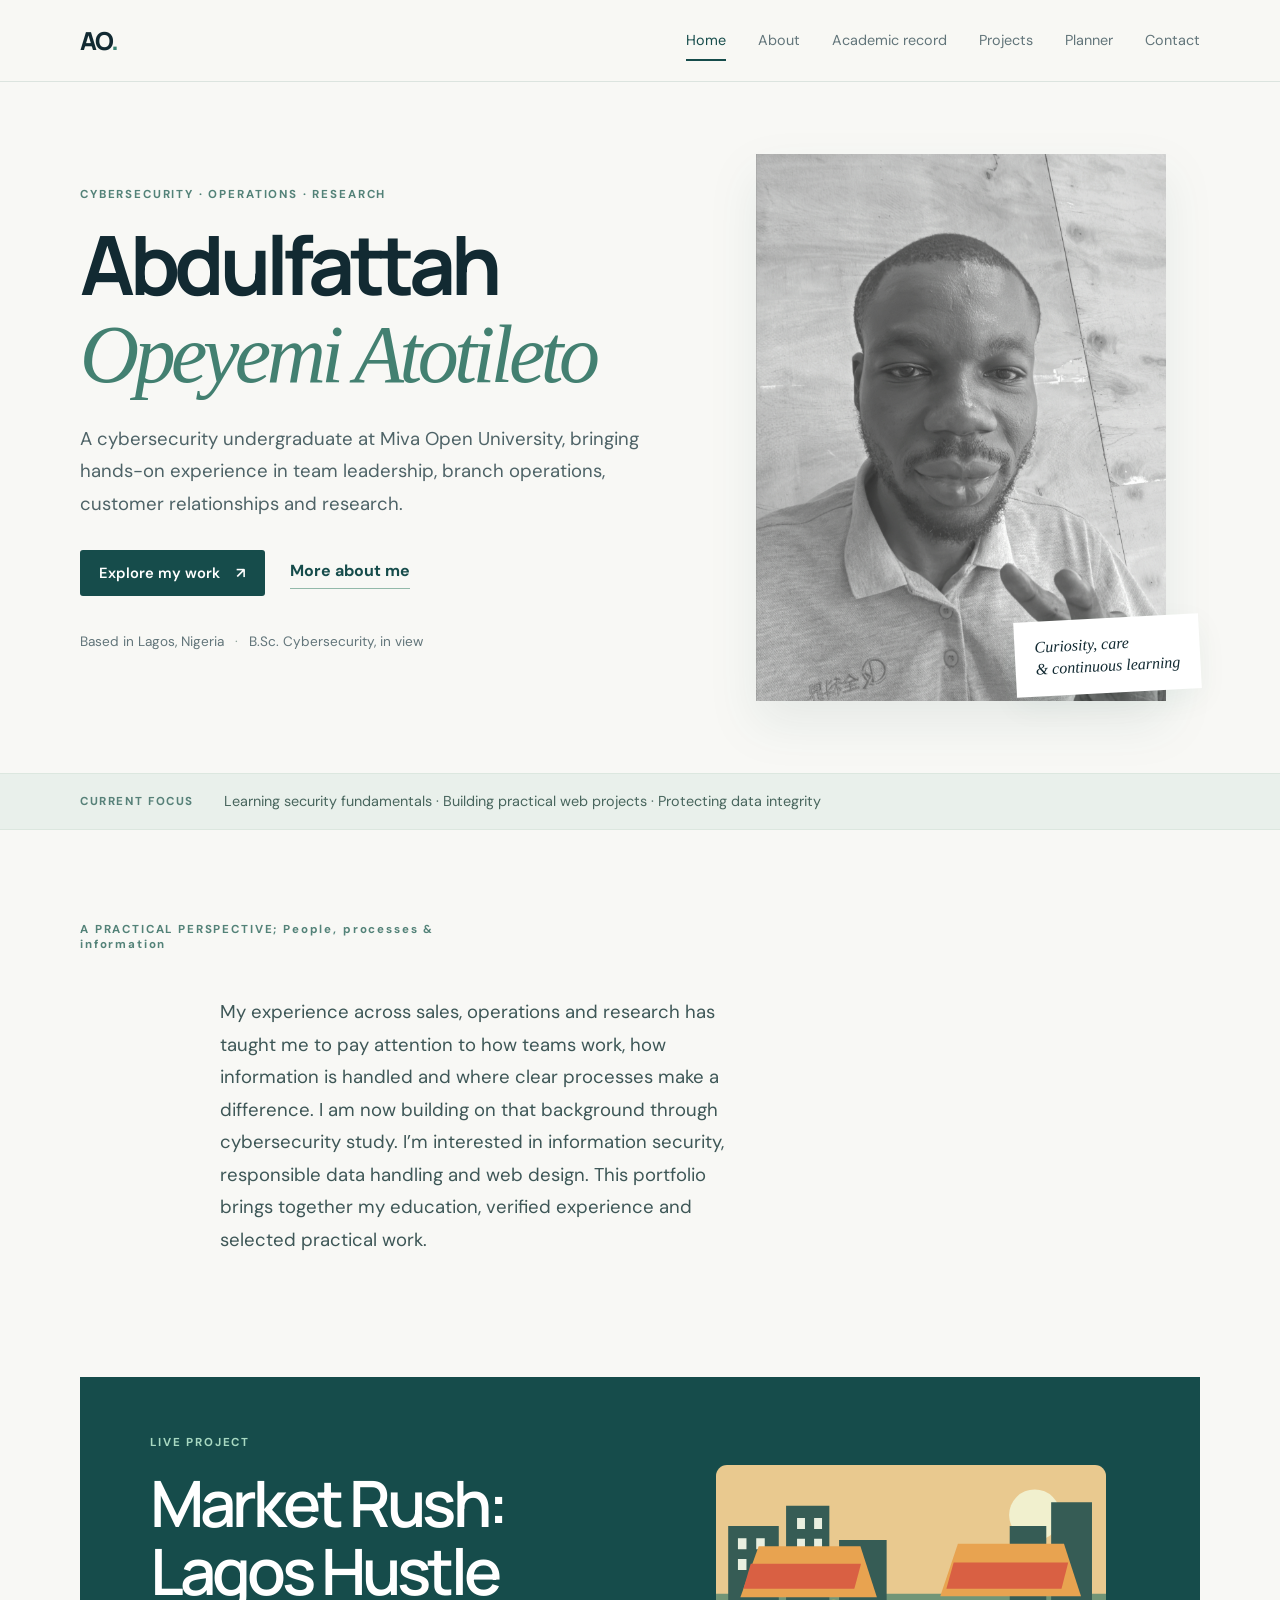
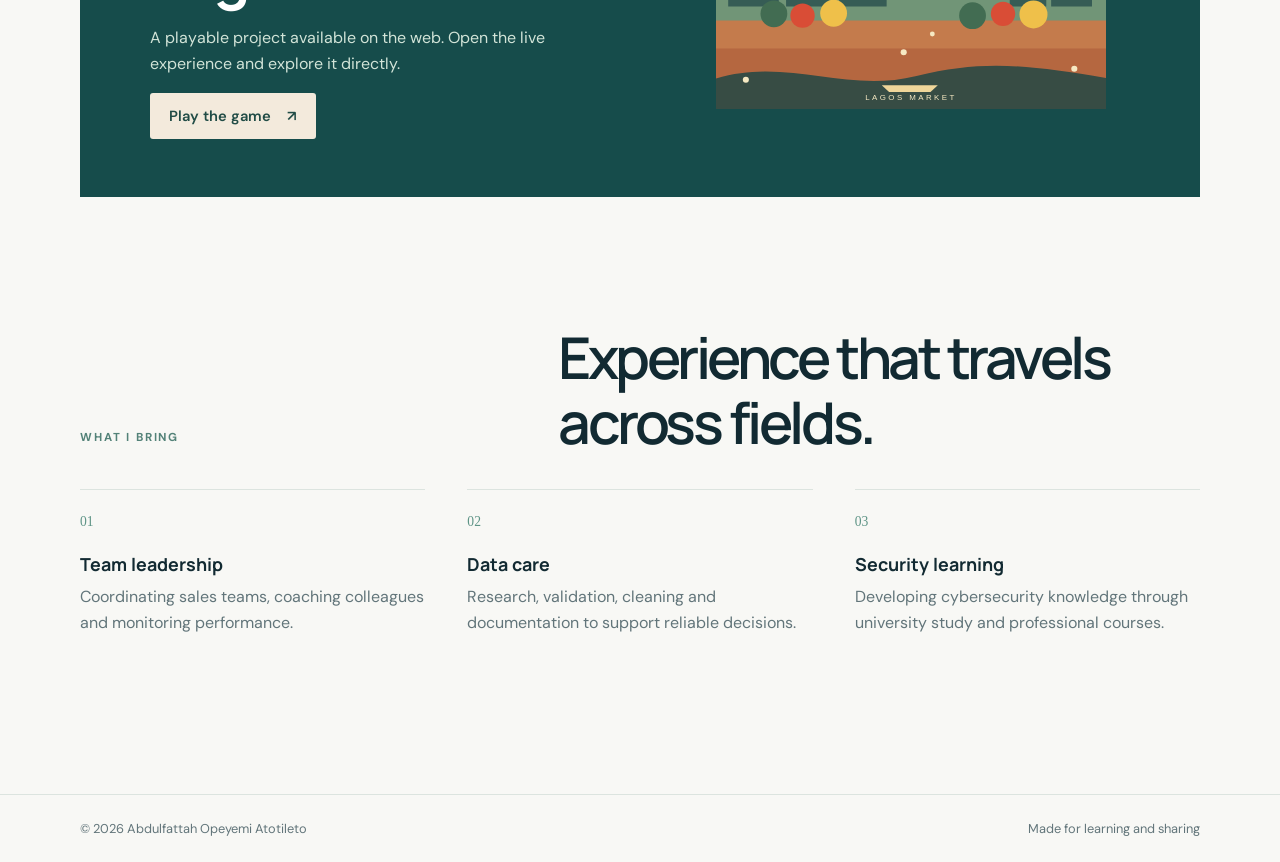
<file: index.html>
<!doctype html>
<html lang="en">
  <head>
    <meta charset="utf-8">
    <meta name="viewport" content="width=device-width, initial-scale=1">
    <meta
      name="description"
      content="Portfolio of Abdulfattah Opeyemi Atotileto, cybersecurity undergraduate and operations professional."
    >
    <title>Abdulfattah Opeyemi Atotileto | Portfolio</title>
    <link rel="stylesheet" href="style.css">
    <script src="script.js" defer></script>
  </head>

  <body>
    <header class="site-header">
      <a class="brand" href="index.html">AO<span>.</span></a>

      <button class="menu-toggle" aria-expanded="false" aria-controls="site-nav">
        Menu
      </button>

      <nav id="site-nav" class="site-nav">
        <a href="index.html" aria-current="page">Home</a>
        <a href="about.html">About</a>
        <a href="academic.html">Academic record</a>
        <a href="projects.html">Projects</a>
        <a href="planner.html">Planner</a>
        <a href="contact.html">Contact</a>
      </nav>
    </header>

    <main>
      <section class="hero wrap">
        <div class="hero-copy">
          <p class="eyebrow">CYBERSECURITY · OPERATIONS · RESEARCH</p>

          <h1>
            Abdulfattah
            <br>
            <span>Opeyemi Atotileto</span>
          </h1>

          <p class="lead">
            A cybersecurity undergraduate at Miva Open University, bringing hands-on
            experience in team leadership, branch operations, customer relationships and
            research.
          </p>

          <div class="actions">
            <a class="button" href="projects.html">
              Explore my work <span aria-hidden="true">↗</span>
            </a>
            <a class="text-link" href="about.html">More about me</a>
          </div>

          <p class="location">
            Based in Lagos, Nigeria <span>·</span> B.Sc. Cybersecurity, in view
          </p>
        </div>

        <div class="hero-art">
          <img
            src="assets/profile.jpg"
            alt="Illustrated profile placeholder; replace with a personal photograph"
          >
          <span class="art-note">
            Curiosity, care
            <br>
            &amp; continuous learning
          </span>
        </div>
      </section>

      <section class="ticker">
        <div class="wrap ticker-inner">
          <span>Current focus</span>
          <p>
            Learning security fundamentals · Building practical web projects · Protecting
            data integrity
          </p>
        </div>
      </section>

      <section class="wrap section">
        <div class="section-heading">
          <p class="eyebrow">A PRACTICAL PERSPECTIVE; People, processes & information</p>
        </div>

        <div class="intro-grid">
          <p class="lead">
            My experience across sales, operations and research has taught me to pay
            attention to how teams work, how information is handled and where clear
            processes make a difference.
            I am now building on that background through cybersecurity study. I’m
            interested in information security, responsible data handling and web design.
            This portfolio brings together my education, verified experience and selected
            practical work.
          </p>
        </div>
      </section>

      <section class="wrap feature-card">
        <div>
          <p class="eyebrow">LIVE PROJECT</p>

          <h2>
            Market Rush:
            <br>
            Lagos Hustle
          </h2>

          <p>
            A playable project available on the web. Open the live experience and explore
            it directly.
          </p>

          <a
            class="button button-light"
            href="https://99897b7e.mydala.app/"
            target="_blank"
            rel="noopener noreferrer"
          >
            Play the game <span aria-hidden="true">↗</span>
          </a>
        </div>

        <div class="feature-visual">
          <img
            src="assets/market-rush.svg"
            alt="Illustration inspired by a lively Lagos market"
          >
        </div>
      </section>

      <section class="wrap section">
        <div class="section-heading">
          <p class="eyebrow">WHAT I BRING</p>
          <h2>
            Experience that travels across fields.
          </h2>
        </div>

        <div class="stats-grid">
          <article>
            <span>01</span>
            <h3>Team leadership</h3>
            <p>Coordinating sales teams, coaching colleagues and monitoring performance.</p>
          </article>

          <article>
            <span>02</span>
            <h3>Data care</h3>
            <p>Research, validation, cleaning and documentation to support reliable decisions.</p>
          </article>

          <article>
            <span>03</span>
            <h3>Security learning</h3>
            <p>Developing cybersecurity knowledge through university study and professional courses.</p>
          </article>
        </div>
      </section>
    </main>

    <footer class="site-footer">
      <div class="wrap footer-inner">
        <span>© <span data-year></span> Abdulfattah Opeyemi Atotileto</span>
        <span>Made for learning and sharing</span>
      </div>
    </footer>
  </body>
</html>
</file>
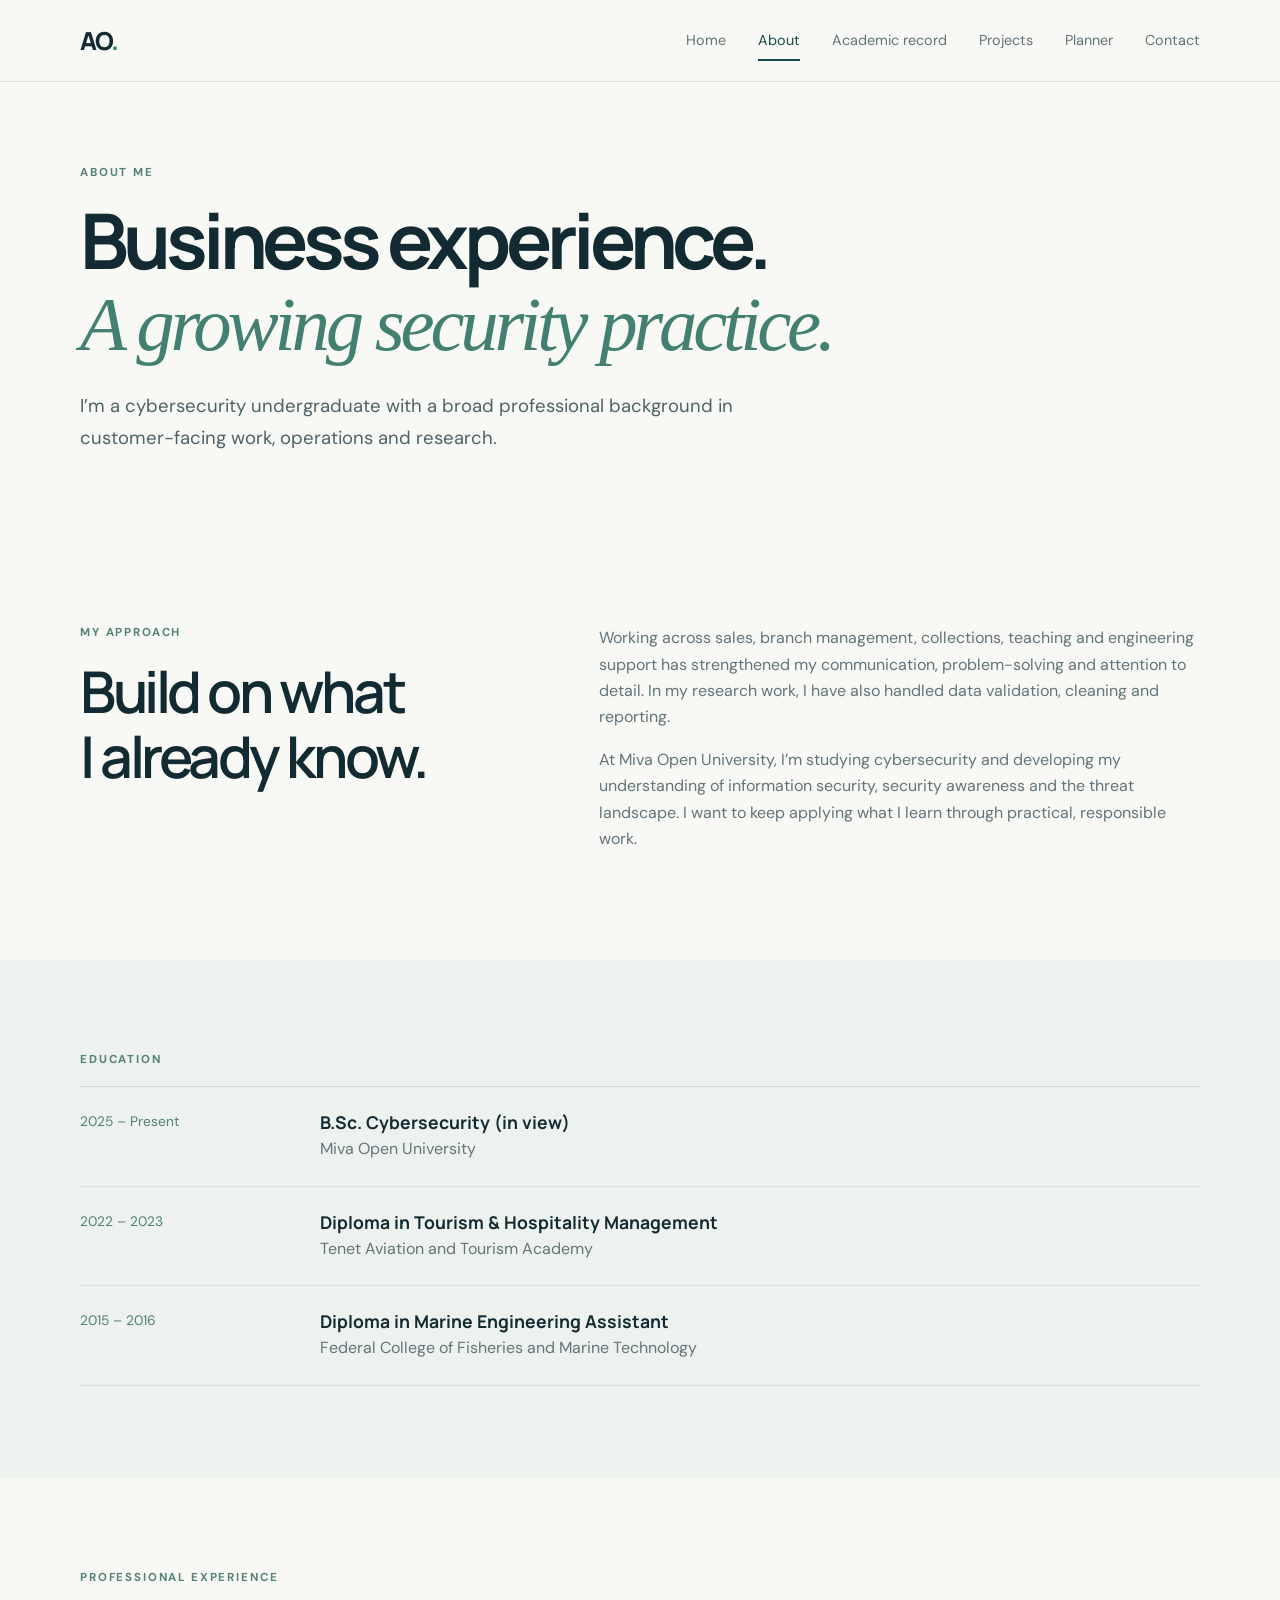
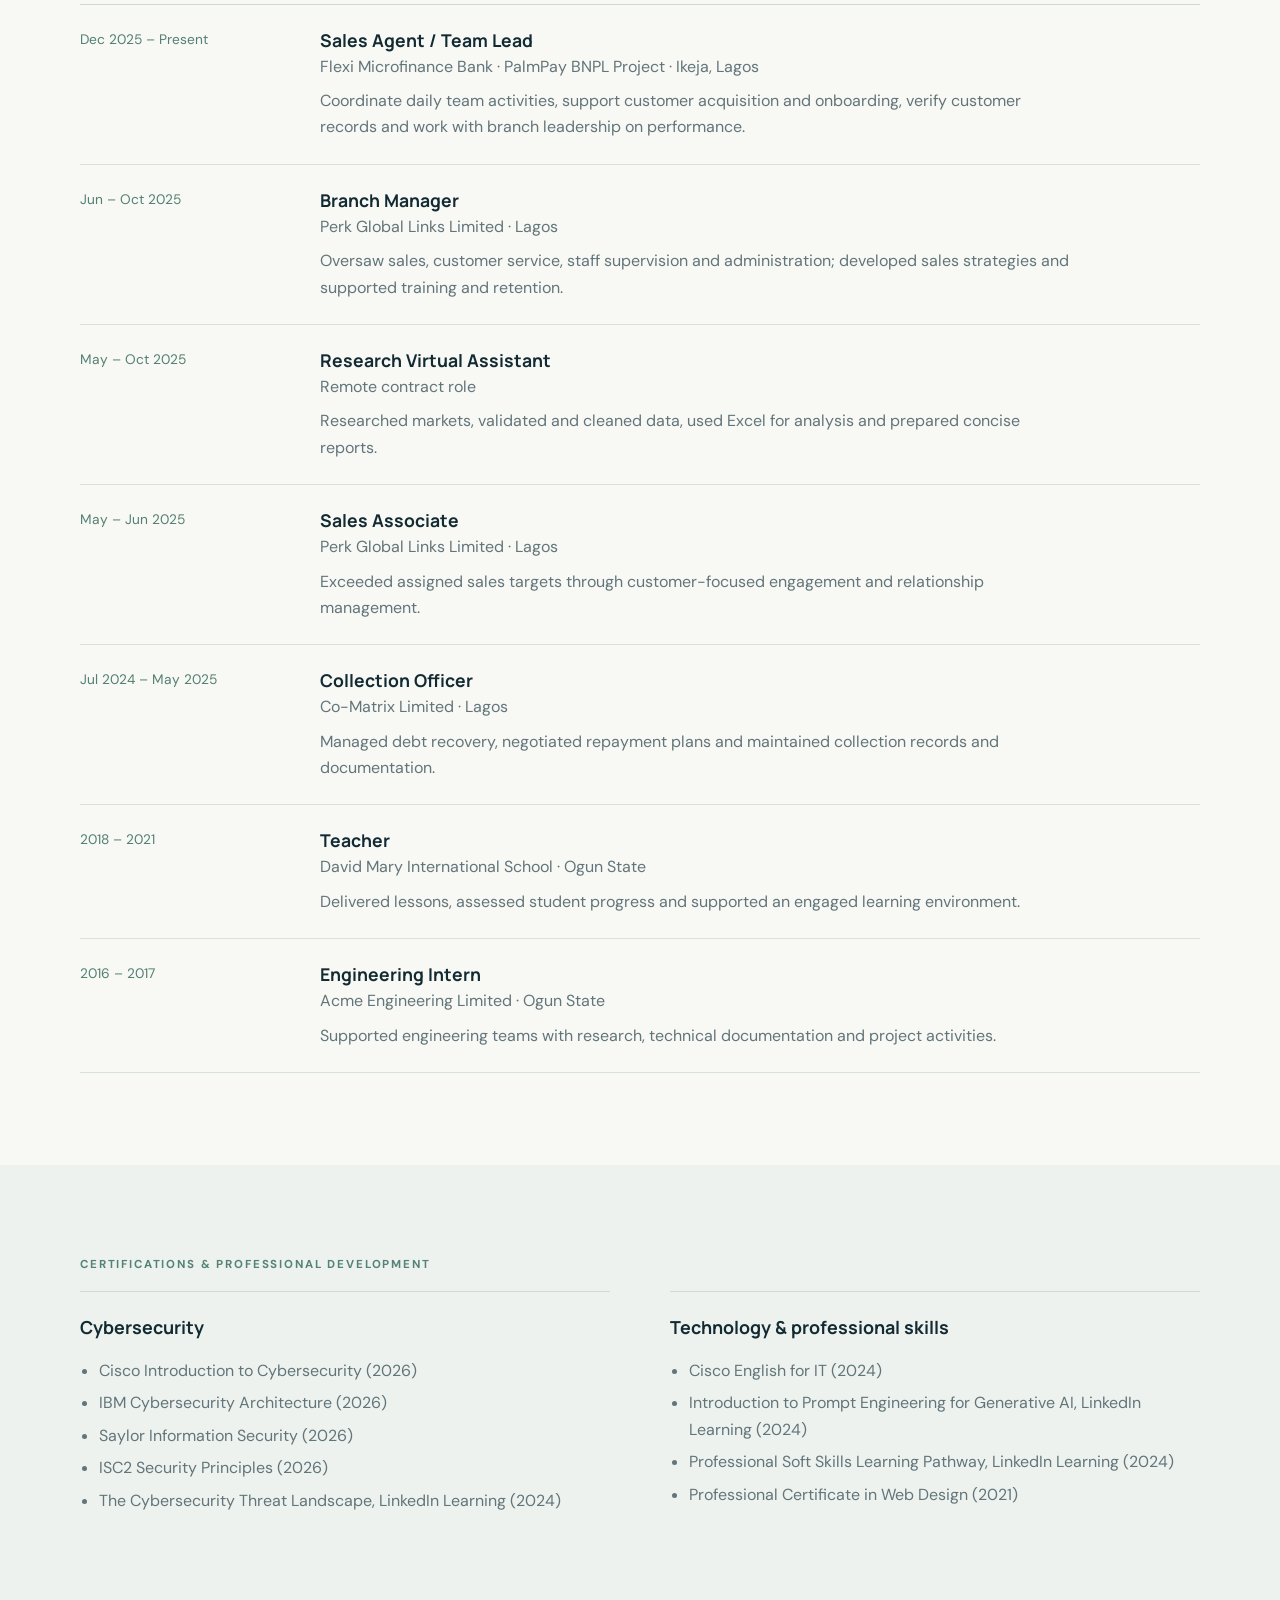
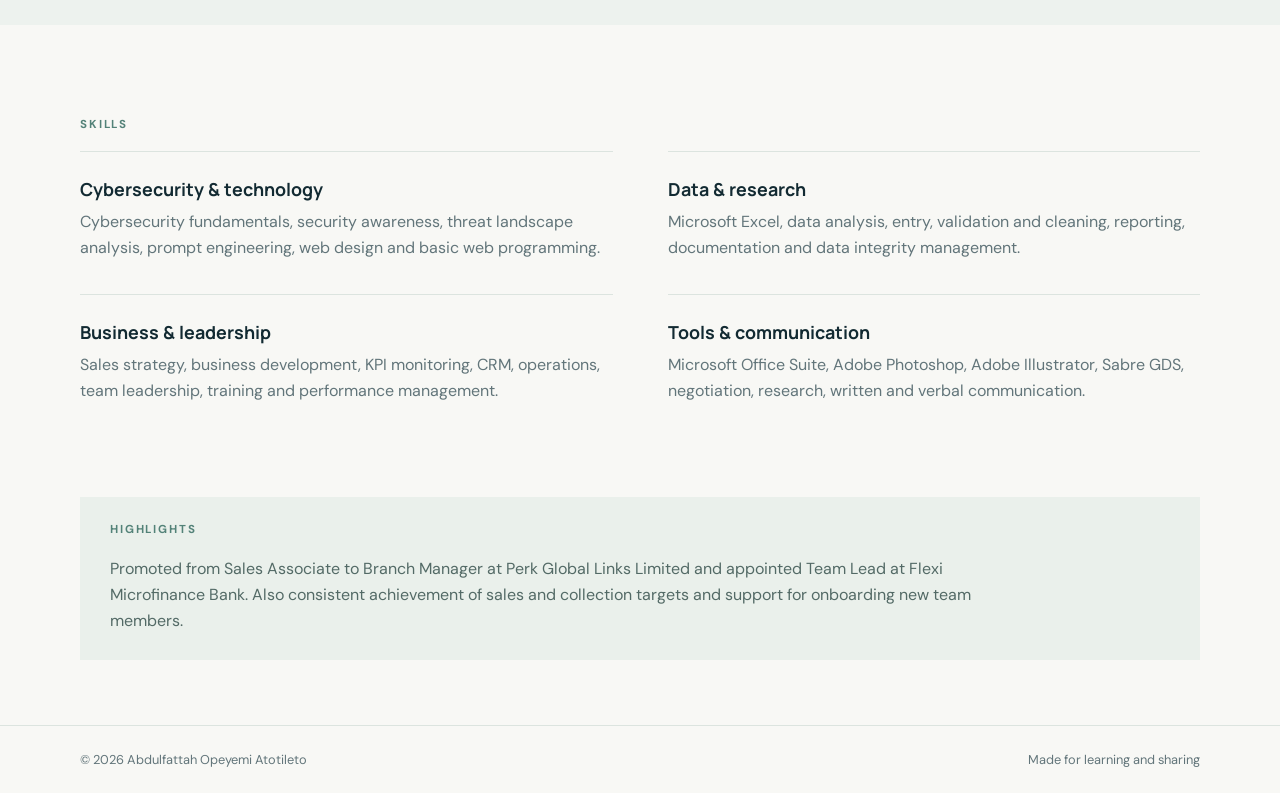
<file: about.html>
<!doctype html>
<html lang="en">
  <head>
    <meta charset="utf-8">
    <meta name="viewport" content="width=device-width, initial-scale=1">
    <meta
      name="description"
      content="Education, experience, certifications and skills of Abdulfattah Opeyemi Atotileto."
    >
    <title>About | Abdulfattah Opeyemi Atotileto</title>
    <link rel="stylesheet" href="style.css">
    <script src="script.js" defer></script>
  </head>

  <body>
    <header class="site-header">
      <a class="brand" href="index.html">AO<span>.</span></a>

      <button class="menu-toggle" aria-expanded="false" aria-controls="site-nav">
        Menu
      </button>

      <nav id="site-nav" class="site-nav">
        <a href="index.html">Home</a>
        <a href="about.html" aria-current="page">About</a>
        <a href="academic.html">Academic record</a>
        <a href="projects.html">Projects</a>
        <a href="planner.html">Planner</a>
        <a href="contact.html">Contact</a>
      </nav>
    </header>

    <main>
      <section class="page-hero wrap">
        <p class="eyebrow">ABOUT ME</p>

        <h1>
          Business experience.
          <br>
          <span>A growing security practice.</span>
        </h1>

        <p class="lead">
          I’m a cybersecurity undergraduate with a broad professional background in
          customer-facing work, operations and research.
        </p>
      </section>

      <section class="wrap two-col section">
        <div>
          <p class="eyebrow">MY APPROACH</p>
          <h2>
            Build on what
            <br>
            I already know.
          </h2>
        </div>

        <div>
          <p>
            Working across sales, branch management, collections, teaching and engineering
            support has strengthened my communication, problem-solving and attention to
            detail. In my research work, I have also handled data validation, cleaning and
            reporting.
          </p>

          <p>
            At Miva Open University, I’m studying cybersecurity and developing my
            understanding of information security, security awareness and the threat
            landscape. I want to keep applying what I learn through practical, responsible
            work.
          </p>
        </div>
      </section>

      <section class="band">
        <div class="wrap section">
          <p class="eyebrow">EDUCATION</p>

          <div class="timeline">
            <article>
              <time>2025 – Present</time>
              <div>
                <h3>B.Sc. Cybersecurity (in view)</h3>
                <p>Miva Open University</p>
              </div>
            </article>

            <article>
              <time>2022 – 2023</time>
              <div>
                <h3>Diploma in Tourism &amp; Hospitality Management</h3>
                <p>Tenet Aviation and Tourism Academy</p>
              </div>
            </article>

            <article>
              <time>2015 – 2016</time>
              <div>
                <h3>Diploma in Marine Engineering Assistant</h3>
                <p>Federal College of Fisheries and Marine Technology</p>
              </div>
            </article>
          </div>
        </div>
      </section>

      <section class="wrap section">
        <p class="eyebrow">PROFESSIONAL EXPERIENCE</p>

        <div class="timeline">
          <article>
            <time>Dec 2025 – Present</time>
            <div>
              <h3>Sales Agent / Team Lead</h3>
              <p>Flexi Microfinance Bank · PalmPay BNPL Project · Ikeja, Lagos</p>
              <p>
                Coordinate daily team activities, support customer acquisition and onboarding,
                verify customer records and work with branch leadership on performance.
              </p>
            </div>
          </article>

          <article>
            <time>Jun – Oct 2025</time>
            <div>
              <h3>Branch Manager</h3>
              <p>Perk Global Links Limited · Lagos</p>
              <p>
                Oversaw sales, customer service, staff supervision and administration;
                developed sales strategies and supported training and retention.
              </p>
            </div>
          </article>

          <article>
            <time>May – Oct 2025</time>
            <div>
              <h3>Research Virtual Assistant</h3>
              <p>Remote contract role</p>
              <p>
                Researched markets, validated and cleaned data, used Excel for analysis and
                prepared concise reports.
              </p>
            </div>
          </article>

          <article>
            <time>May – Jun 2025</time>
            <div>
              <h3>Sales Associate</h3>
              <p>Perk Global Links Limited · Lagos</p>
              <p>
                Exceeded assigned sales targets through customer-focused engagement and
                relationship management.
              </p>
            </div>
          </article>

          <article>
            <time>Jul 2024 – May 2025</time>
            <div>
              <h3>Collection Officer</h3>
              <p>Co-Matrix Limited · Lagos</p>
              <p>
                Managed debt recovery, negotiated repayment plans and maintained collection
                records and documentation.
              </p>
            </div>
          </article>

          <article>
            <time>2018 – 2021</time>
            <div>
              <h3>Teacher</h3>
              <p>David Mary International School · Ogun State</p>
              <p>
                Delivered lessons, assessed student progress and supported an engaged
                learning environment.
              </p>
            </div>
          </article>

          <article>
            <time>2016 – 2017</time>
            <div>
              <h3>Engineering Intern</h3>
              <p>Acme Engineering Limited · Ogun State</p>
              <p>
                Supported engineering teams with research, technical documentation and
                project activities.
              </p>
            </div>
          </article>
        </div>
      </section>

      <section class="band">
        <div class="wrap section">
          <p class="eyebrow">CERTIFICATIONS &amp; PROFESSIONAL DEVELOPMENT</p>

          <div class="cert-grid">
            <article>
              <h3>Cybersecurity</h3>
              <ul>
                <li>Cisco Introduction to Cybersecurity (2026)</li>
                <li>IBM Cybersecurity Architecture (2026)</li>
                <li>Saylor Information Security (2026)</li>
                <li>ISC2 Security Principles (2026)</li>
                <li>The Cybersecurity Threat Landscape, LinkedIn Learning (2024)</li>
              </ul>
            </article>

            <article>
              <h3>Technology &amp; professional skills</h3>
              <ul>
                <li>Cisco English for IT (2024)</li>
                <li>Introduction to Prompt Engineering for Generative AI, LinkedIn Learning (2024)</li>
                <li>Professional Soft Skills Learning Pathway, LinkedIn Learning (2024)</li>
                <li>Professional Certificate in Web Design (2021)</li>
              </ul>
            </article>
          </div>
        </div>
      </section>

      <section class="wrap section">
        <p class="eyebrow">SKILLS</p>

        <div class="skills-grid">
          <article>
            <h3>Cybersecurity &amp; technology</h3>
            <p>
              Cybersecurity fundamentals, security awareness, threat landscape analysis,
              prompt engineering, web design and basic web programming.
            </p>
          </article>

          <article>
            <h3>Data &amp; research</h3>
            <p>
              Microsoft Excel, data analysis, entry, validation and cleaning, reporting,
              documentation and data integrity management.
            </p>
          </article>

          <article>
            <h3>Business &amp; leadership</h3>
            <p>
              Sales strategy, business development, KPI monitoring, CRM, operations, team
              leadership, training and performance management.
            </p>
          </article>

          <article>
            <h3>Tools &amp; communication</h3>
            <p>
              Microsoft Office Suite, Adobe Photoshop, Adobe Illustrator, Sabre GDS,
              negotiation, research, written and verbal communication.
            </p>
          </article>
        </div>
      </section>

      <section class="wrap achievement">
        <p class="eyebrow">HIGHLIGHTS</p>
        <p>
          Promoted from Sales Associate to Branch Manager at Perk Global Links Limited and
          appointed Team Lead at Flexi Microfinance Bank. Also consistent
          achievement of sales and collection targets and support for onboarding new team
          members.
        </p>
      </section>
    </main>

    <footer class="site-footer">
      <div class="wrap footer-inner">
        <span>© <span data-year></span> Abdulfattah Opeyemi Atotileto</span>
        <span>Made for learning and sharing</span>
      </div>
    </footer>
  </body>
</html>
</file>
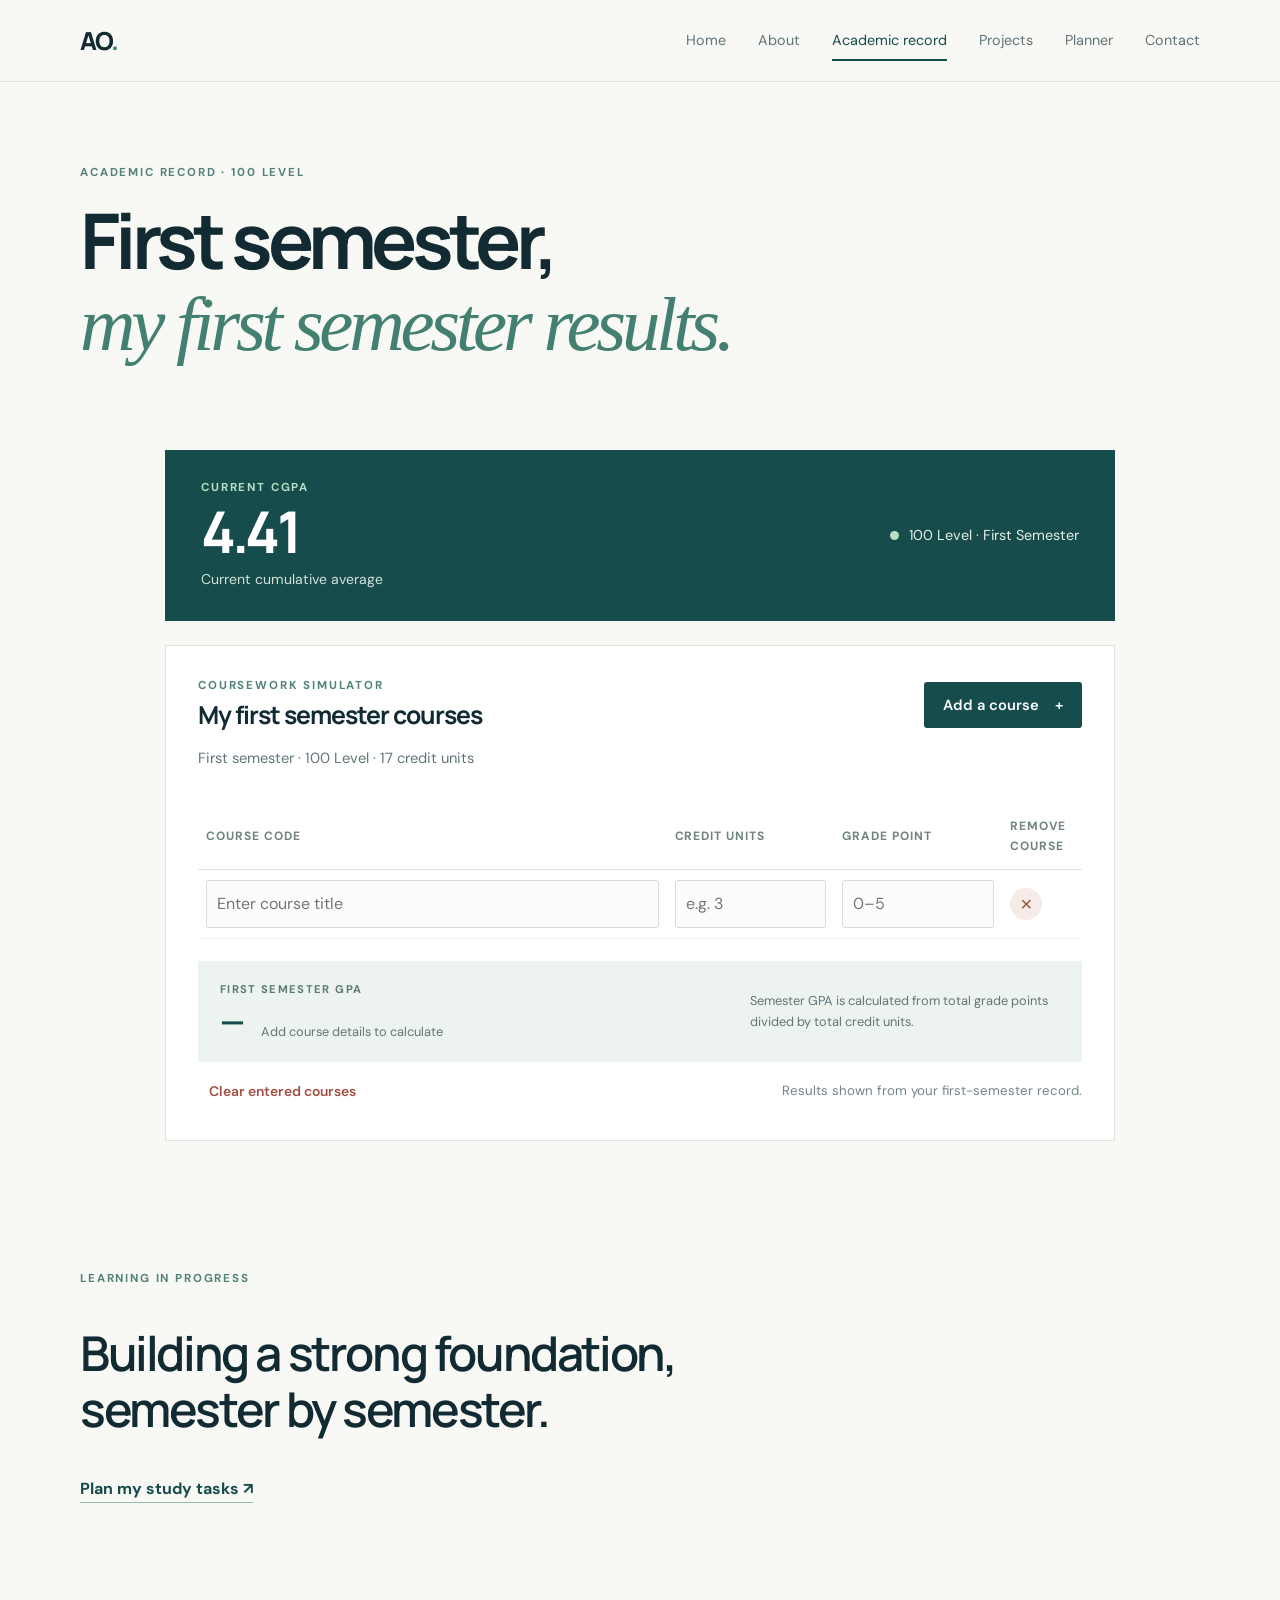
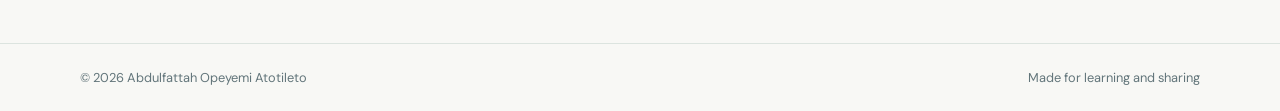
<file: academic.html>
<!doctype html>
<html lang="en">
  <head>
    <meta charset="utf-8">
    <meta name="viewport" content="width=device-width, initial-scale=1">
    <meta
      name="description"
      content="First semester coursework and CGPA dashboard simulation for Abdulfattah Opeyemi Atotileto."
    >
    <title>Academic Record | Abdulfattah Opeyemi Atotileto</title>
    <link rel="stylesheet" href="style.css">
    <script src="script.js" defer></script>
  </head>

  <body>
    <header class="site-header">
      <a class="brand" href="index.html">AO<span>.</span></a>

      <button class="menu-toggle" aria-expanded="false" aria-controls="site-nav">
        Menu
      </button>

      <nav id="site-nav" class="site-nav">
        <a href="index.html">Home</a>
        <a href="about.html">About</a>
        <a href="academic.html" aria-current="page">Academic record</a>
        <a href="projects.html">Projects</a>
        <a href="planner.html">Planner</a>
        <a href="contact.html">Contact</a>
      </nav>
    </header>

    <main>
      <section class="page-hero wrap">
        <p class="eyebrow">ACADEMIC RECORD · 100 LEVEL</p>

        <h1>
          First semester,
          <br>
          <span>my first semester results.</span>
        </h1>
      </section>

      <section class="wrap academic-dashboard">
        <div class="academic-summary">
          <div>
            <p class="eyebrow">CURRENT CGPA</p>
            <p class="cgpa-number">4.41</p>
            <p class="summary-caption">Current cumulative average</p>
          </div>

          <div class="summary-side">
            <span class="status-dot"></span>
            <span>100 Level · First Semester</span>
          </div>
        </div>

        <div class="course-panel">
          <div class="course-panel-heading">
            <div>
              <p class="eyebrow">COURSEWORK SIMULATOR</p>
              <h2>My first semester courses</h2>
            </div>

            <button type="button" class="button" id="add-course">
              Add a course <span aria-hidden="true">+</span>
            </button>
          </div>

          <p class="course-instruction">First semester · 100 Level · 17 credit units</p>

          <div class="course-table-wrap">
            <table class="course-table">
              <thead>
                <tr>
                  <th scope="col">Course code</th>
                  <th scope="col">Credit units</th>
                  <th scope="col">Grade point</th>
                  <th scope="col">
                    <span class="visually-hidden">Remove course</span>
                  </th>
                </tr>
              </thead>
              <tbody id="course-rows"></tbody>
            </table>
          </div>

          <div class="semester-result">
            <div>
              <span class="result-label">FIRST SEMESTER GPA</span>
              <strong id="semester-gpa">—</strong>
              <span id="course-total" class="result-detail">Add course details to calculate</span>
            </div>
            <p>Semester GPA is calculated from total grade points divided by total credit units.</p>
          </div>

          <div class="academic-actions">
            <button type="button" class="text-button" id="reset-courses">
              Clear entered courses
            </button>
            <span id="course-status" class="small-note" aria-live="polite">
              Results shown from your first-semester record.
            </span>
          </div>
        </div>

        <p class="small-note academic-note"></p>
      </section>

      <section class="wrap academic-bottom">
        <p class="eyebrow">LEARNING IN PROGRESS</p>
        <h2>Building a strong foundation, semester by semester.</h2>
        <a class="text-link" href="planner.html">Plan my study tasks ↗</a>
      </section>
    </main>

    <footer class="site-footer">
      <div class="wrap footer-inner">
        <span>© <span data-year></span> Abdulfattah Opeyemi Atotileto</span>
        <span>Made for learning and sharing</span>
      </div>
    </footer>
  </body>
</html>
</file>
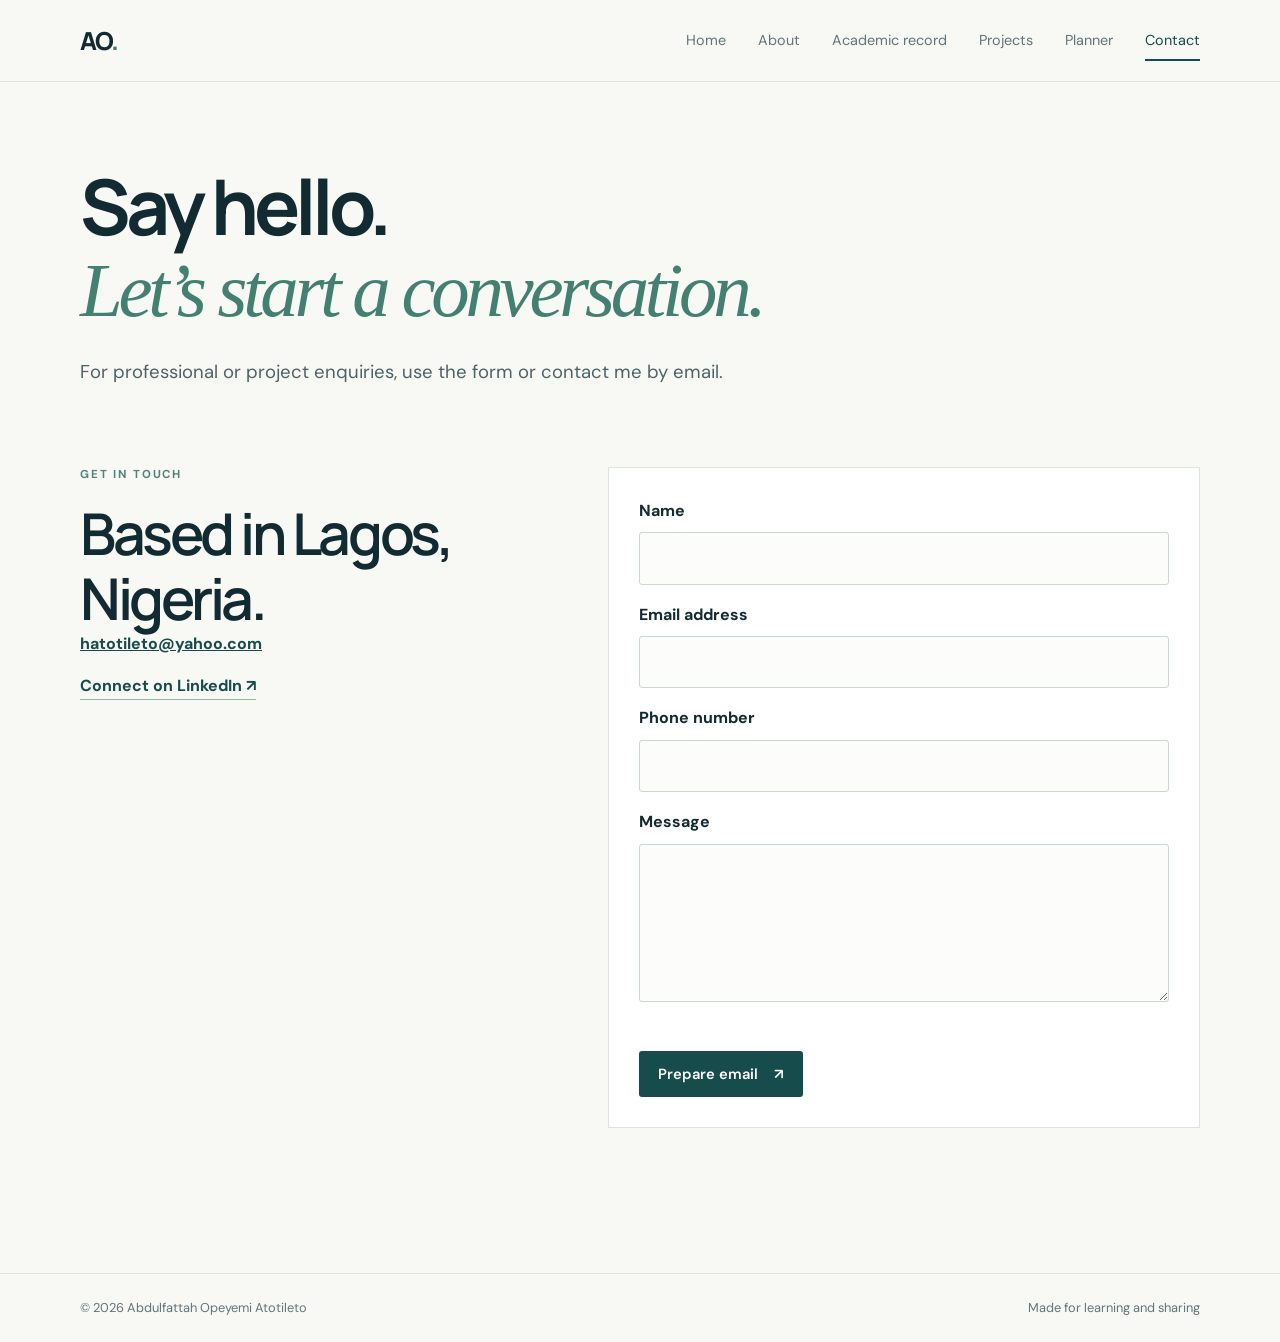
<file: contact.html>
<!doctype html>
<html lang="en">
  <head>
    <meta charset="utf-8">
    <meta name="viewport" content="width=device-width, initial-scale=1">
    <meta name="description" content="Contact Abdulfattah Opeyemi Atotileto.">
    <title>Contact | Abdulfattah Opeyemi Atotileto</title>
    <link rel="stylesheet" href="style.css">
    <script src="script.js" defer></script>
  </head>

  <body>
    <header class="site-header">
      <a class="brand" href="index.html">AO<span>.</span></a>

      <button class="menu-toggle" aria-expanded="false" aria-controls="site-nav">
        Menu
      </button>

      <nav id="site-nav" class="site-nav">
        <a href="index.html">Home</a>
        <a href="about.html">About</a>
        <a href="academic.html">Academic record</a>
        <a href="projects.html">Projects</a>
        <a href="planner.html">Planner</a>
        <a href="contact.html" aria-current="page">Contact</a>
      </nav>
    </header>

    <main>
      <section class="page-hero wrap">

        <h1>
          Say hello.
          <br>
          <span>Let’s start a conversation.</span>
        </h1>

        <p class="lead">
          For professional or project enquiries, use the form or contact me by email.
        </p>
      </section>

      <section class="wrap contact-grid">
        <div>
          <p class="eyebrow">GET IN TOUCH</p>

          <h2>
            Based in Lagos,
            <br>
            Nigeria.
          </h2>

          <a class="contact-email" href="mailto:hatotileto@yahoo.com">
            hatotileto@yahoo.com
          </a>

          <p>
            <a
              class="text-link"
              href="https://www.linkedin.com/in/abdulfattah-atotileto"
              target="_blank"
              rel="noopener noreferrer"
            >
              Connect on LinkedIn ↗
            </a>
          </p>
        </div>

        <form id="contact-form" class="contact-form" novalidate>
          <label for="name">Name</label>
          <input id="name" name="name" autocomplete="name" required>

          <label for="email">Email address</label>
          <input id="email" name="email" type="email" autocomplete="email" required>

          <label for="phone">Phone number</label>
          <input
            id="phone"
            name="phone"
            type="tel"
            inputmode="numeric"
            autocomplete="tel"
            pattern="[0-9]+"
            required
          >

          <label for="message">Message</label>
          <textarea id="message" name="message" rows="5" required></textarea>

          <p id="form-status" class="form-status" aria-live="polite"></p>

          <button class="button" type="submit">
            Prepare email <span aria-hidden="true">↗</span>
          </button>
        </form>
      </section>
    </main>

    <footer class="site-footer">
      <div class="wrap footer-inner">
        <span>© <span data-year></span> Abdulfattah Opeyemi Atotileto</span>
        <span>Made for learning and sharing</span>
      </div>
    </footer>
  </body>
</html>
</file>
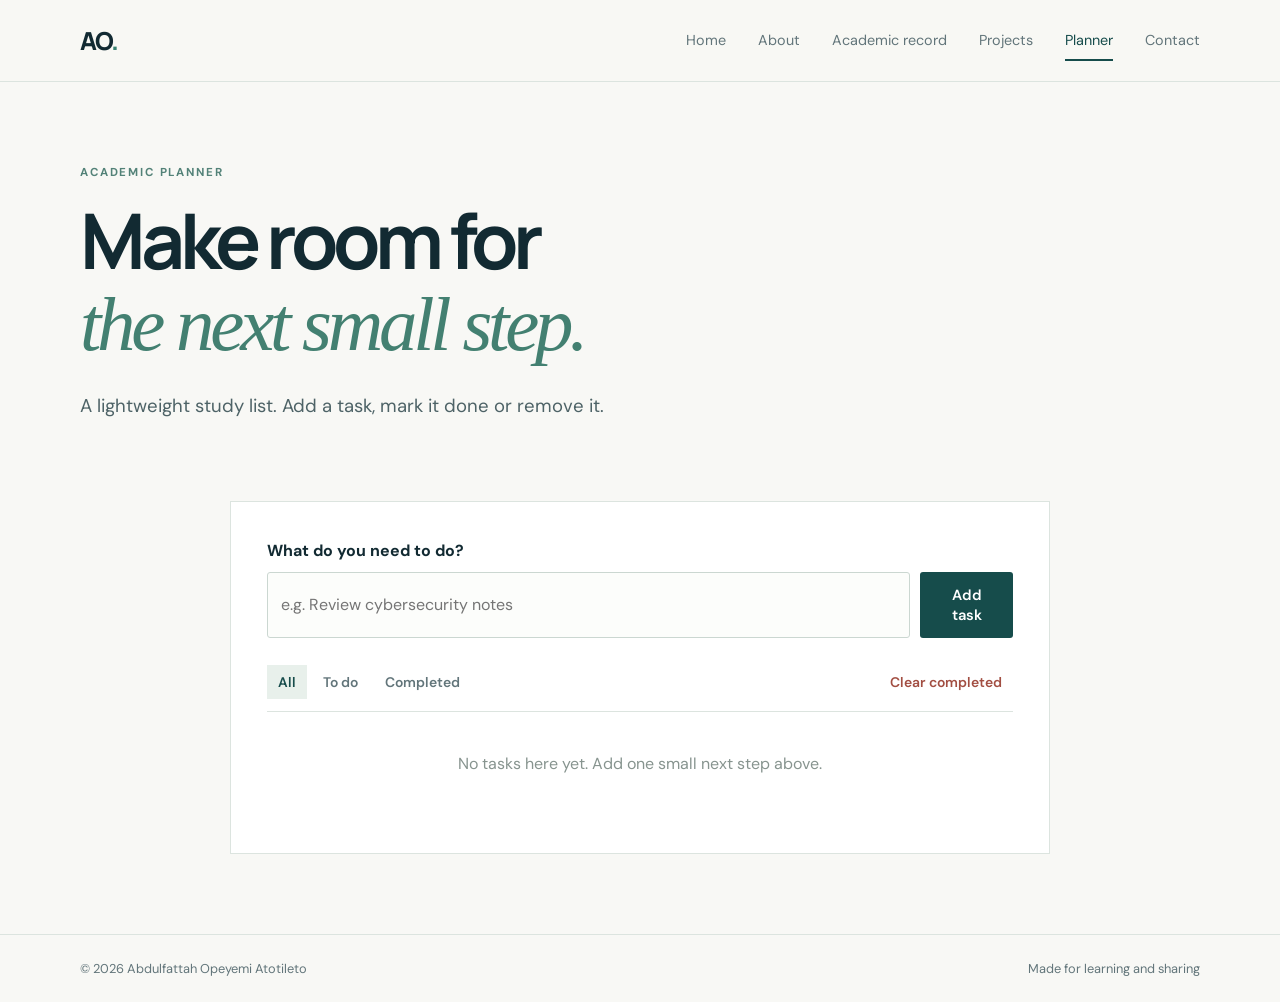
<file: planner.html>
<!doctype html>
<html lang="en">
  <head>
    <meta charset="utf-8">
    <meta name="viewport" content="width=device-width, initial-scale=1">
    <meta name="description" content="A simple local study task planner.">
    <title>Academic Planner | Abdulfattah Opeyemi Atotileto</title>
    <link rel="stylesheet" href="style.css">
    <script src="script.js" defer></script>
  </head>

  <body>
    <header class="site-header">
      <a class="brand" href="index.html">AO<span>.</span></a>

      <button class="menu-toggle" aria-expanded="false" aria-controls="site-nav">
        Menu
      </button>

      <nav id="site-nav" class="site-nav">
        <a href="index.html">Home</a>
        <a href="about.html">About</a>
        <a href="academic.html">Academic record</a>
        <a href="projects.html">Projects</a>
        <a href="planner.html" aria-current="page">Planner</a>
        <a href="contact.html">Contact</a>
      </nav>
    </header>

    <main>
      <section class="page-hero wrap">
        <p class="eyebrow">ACADEMIC PLANNER</p>

        <h1>
          Make room for
          <br>
          <span>the next small step.</span>
        </h1>

        <p class="lead">
          A lightweight study list. Add a task, mark it done or remove it.
        </p>
      </section>

      <section class="wrap planner-shell">
        <form id="task-form" class="task-form">
          <label for="task-input">What do you need to do?</label>

          <div class="input-row">
            <input
              id="task-input"
              name="task"
              maxlength="140"
              required
              placeholder="e.g. Review cybersecurity notes"
            >
            <button class="button" type="submit">Add task</button>
          </div>
        </form>

        <div class="planner-toolbar">
          <div class="filters" role="group" aria-label="Filter tasks">
            <button class="filter active" data-filter="all" type="button">All</button>
            <button class="filter" data-filter="open" type="button">To do</button>
            <button class="filter" data-filter="done" type="button">Completed</button>
          </div>

          <button class="text-button" id="clear-done" type="button">Clear completed</button>
        </div>

        <ul id="task-list" class="task-list" aria-live="polite"></ul>

        <p id="empty-state" class="empty-state">
          No tasks here yet. Add one small next step above.
        </p>
      </section>
    </main>

    <footer class="site-footer">
      <div class="wrap footer-inner">
        <span>© <span data-year></span> Abdulfattah Opeyemi Atotileto</span>
        <span>Made for learning and sharing</span>
      </div>
    </footer>
  </body>
</html>
</file>
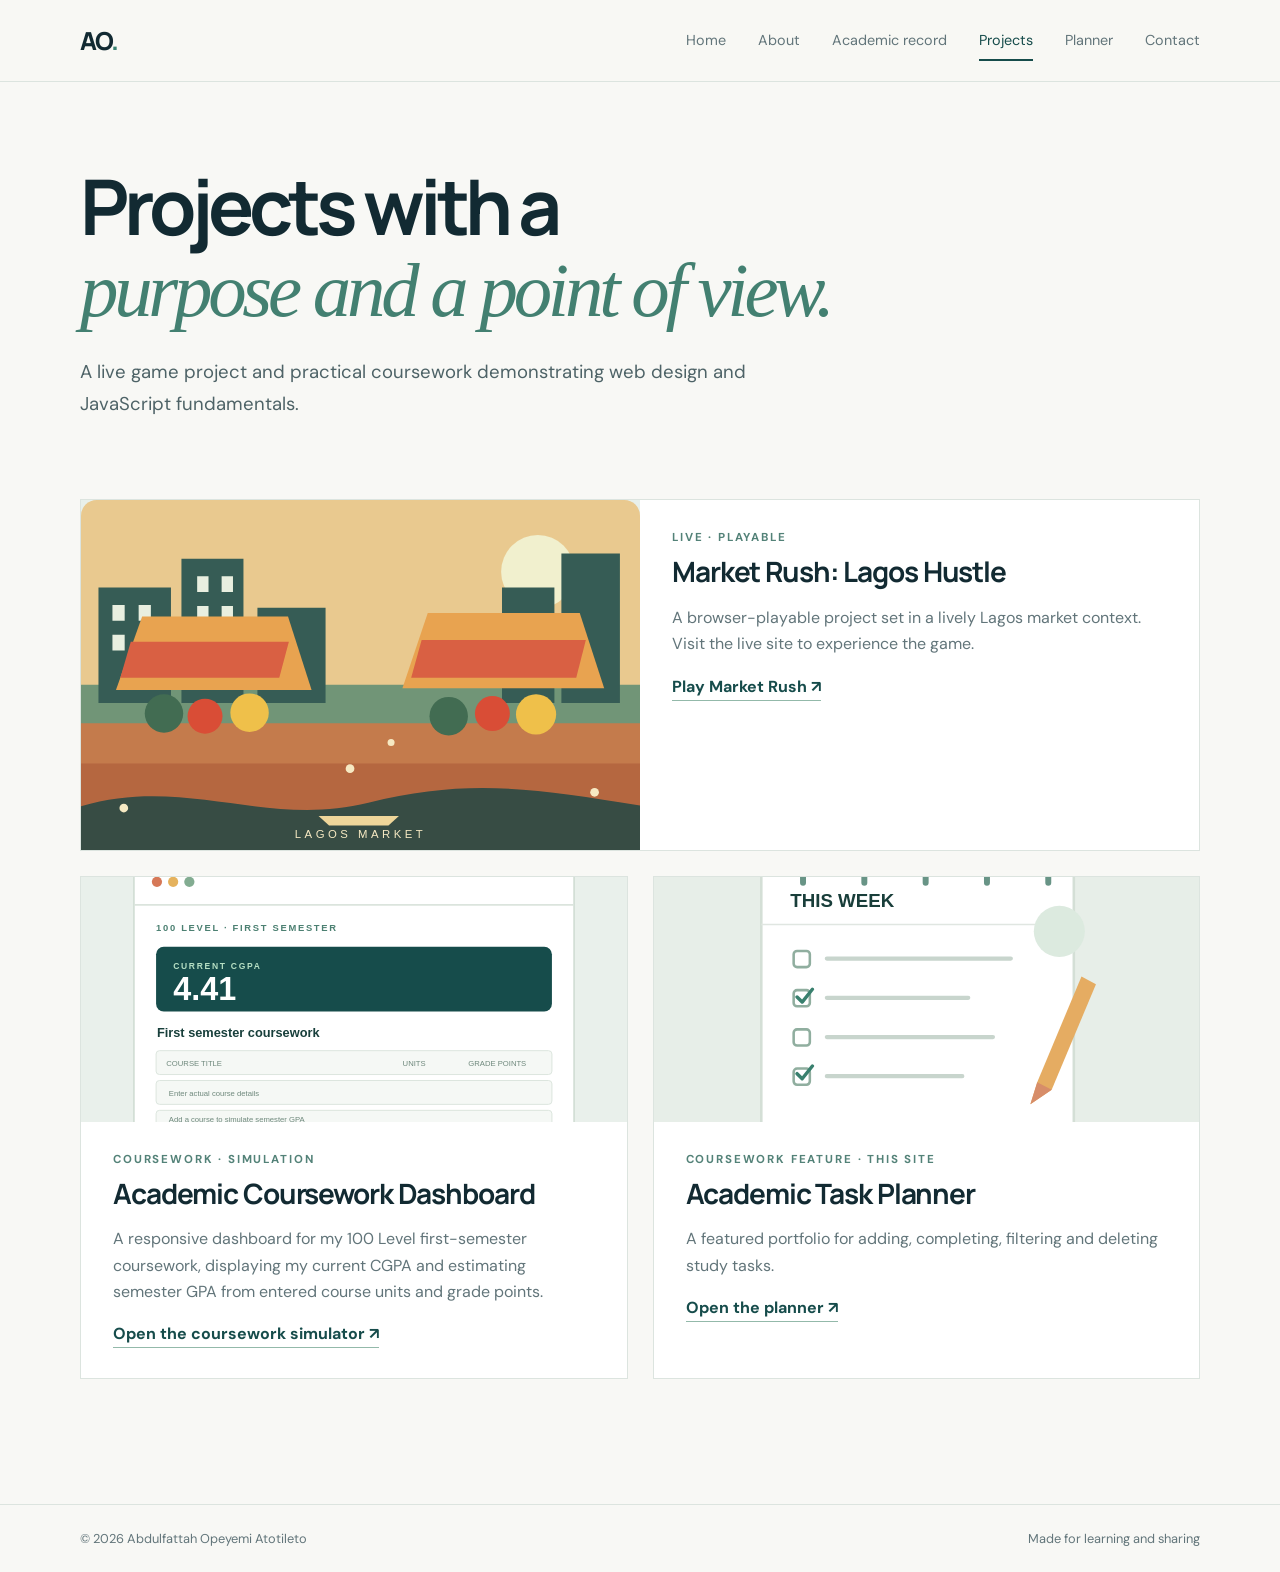
<file: projects.html>
<!doctype html>
<html lang="en">
  <head>
    <meta charset="utf-8">
    <meta name="viewport" content="width=device-width, initial-scale=1">
    <meta
      name="description"
      content="Selected live and coursework projects by Abdulfattah Opeyemi Atotileto."
    >
    <title>Projects | Abdulfattah Opeyemi Atotileto</title>
    <link rel="stylesheet" href="style.css">
    <script src="script.js" defer></script>
  </head>

  <body>
    <header class="site-header">
      <a class="brand" href="index.html">AO<span>.</span></a>

      <button class="menu-toggle" aria-expanded="false" aria-controls="site-nav">
        Menu
      </button>

      <nav id="site-nav" class="site-nav">
        <a href="index.html">Home</a>
        <a href="about.html">About</a>
        <a href="academic.html">Academic record</a>
        <a href="projects.html" aria-current="page">Projects</a>
        <a href="planner.html">Planner</a>
        <a href="contact.html">Contact</a>
      </nav>
    </header>

    <main>
      <section class="page-hero wrap">

        <h1>
          Projects with a
          <br>
          <span>purpose and a point of view.</span>
        </h1>

        <p class="lead">
          A live game project and practical coursework demonstrating web design and
          JavaScript fundamentals.
        </p>
      </section>

      <section class="wrap project-list">
        <article class="project-card project-feature">
          <img src="assets/market-rush.svg" alt="Illustrated Lagos market scene">

          <div class="project-content">
            <p class="eyebrow">LIVE · PLAYABLE</p>
            <h2>Market Rush: Lagos Hustle</h2>
            <p>
              A browser-playable project set in a lively Lagos market context. Visit the
              live site to experience the game.
            </p>
            <a
              class="text-link"
              href="https://99897b7e.mydala.app/"
              target="_blank"
              rel="noopener noreferrer"
            >
              Play Market Rush <span aria-hidden="true">↗</span>
            </a>
          </div>
        </article>

        <article class="project-card">
          <img
            src="assets/portfolio-study.svg"
            alt="Illustration of the academic coursework dashboard"
          >

          <div class="project-content">
            <p class="eyebrow">COURSEWORK · SIMULATION</p>
            <h2>Academic Coursework Dashboard</h2>
            <p>
              A responsive dashboard for my 100 Level first-semester coursework, displaying
              my current CGPA and estimating semester GPA from entered course units and
              grade points.
            </p>
            <a class="text-link" href="academic.html">
              Open the coursework simulator <span aria-hidden="true">↗</span>
            </a>
          </div>
        </article>

        <article class="project-card">
          <img src="assets/planner-study.svg" alt="Illustration of a weekly planner">

          <div class="project-content">
            <p class="eyebrow">COURSEWORK FEATURE · THIS SITE</p>
            <h2>Academic Task Planner</h2>
            <p>
              A featured portfolio for adding, completing, filtering
              and deleting study tasks.
            </p>
            <a class="text-link" href="planner.html">
              Open the planner <span aria-hidden="true">↗</span>
            </a>
          </div>
        </article>
      </section>
    </main>

    <footer class="site-footer">
      <div class="wrap footer-inner">
        <span>© <span data-year></span> Abdulfattah Opeyemi Atotileto</span>
        <span>Made for learning and sharing</span>
      </div>
    </footer>
  </body>
</html>
</file>
<file: style.css>
@import url('https://fonts.googleapis.com/css2?family=DM+Sans:wght@400;500;600;700&family=Manrope:wght@400;500;600;700;800&display=swap');
:root{--ink:#122a32;--muted:#62757a;--paper:#f8f8f5;--white:#fff;--green:#b6dfc4;--deep:#164c4b;--line:#dce4df;--accent:#e9ad69;--serif:Georgia,'Times New Roman',serif;--sans:'DM Sans',Arial,sans-serif;--display:'Manrope','DM Sans',Arial,sans-serif}*{box-sizing:border-box}html{scroll-behavior:smooth}body{margin:0;background:var(--paper);color:var(--ink);font-family:var(--sans);font-size:16px;line-height:1.65}a{color:inherit}.wrap{width:min(1120px,calc(100% - 48px));margin-inline:auto}.site-header{height:82px;padding:0 max(24px,calc((100% - 1120px)/2));display:flex;align-items:center;justify-content:space-between;border-bottom:1px solid var(--line);background:rgba(248,248,245,.95)}.brand{font:800 1.55rem var(--display);text-decoration:none;letter-spacing:-.08em}.brand span{color:#378372}.site-nav{display:flex;gap:32px}.site-nav a{text-decoration:none;font-size:.9rem;color:var(--muted);padding:9px 0}.site-nav a:hover,.site-nav a[aria-current=page]{color:var(--deep)}.site-nav a[aria-current=page]{box-shadow:inset 0 -2px var(--deep)}.menu-toggle{display:none;background:transparent;border:1px solid var(--line);border-radius:6px;padding:8px 12px;font:600 .88rem var(--sans)}.hero{min-height:590px;display:grid;grid-template-columns:1.1fr .9fr;align-items:center;gap:56px;padding-block:72px}.eyebrow{font:700 .72rem var(--sans);letter-spacing:.16em;color:#538278;margin:0 0 19px}.hero h1,.page-hero h1{font:700 clamp(3rem,6.4vw,5.35rem)/1.06 var(--display);letter-spacing:-.065em;margin:0 0 24px}.hero h1 span,.page-hero h1 span{font-family:var(--serif);font-weight:400;font-style:italic;letter-spacing:-.055em;color:#438071}.lead{font-size:1.16rem;line-height:1.75;color:#4e6367;max-width:650px}.hero-copy>.lead{max-width:590px}.actions{display:flex;align-items:center;gap:25px;margin-top:30px}.button{display:inline-flex;align-items:center;gap:16px;background:var(--deep);color:var(--white);border:0;border-radius:3px;text-decoration:none;padding:13px 19px;font:600 .92rem var(--sans);cursor:pointer;transition:transform .18s,background .18s}.button:hover{background:#236460;transform:translateY(-2px)}.text-link{font-weight:700;color:var(--deep);text-decoration:none;border-bottom:1px solid #93b9aa;padding-bottom:3px}.text-link:hover{color:#317d70}.location{font-size:.85rem;color:var(--muted);margin-top:35px}.location span{padding:0 7px;color:#91a69d}.hero-art{position:relative;min-height:405px;display:grid;place-items:center}.hero-art img{width:min(100%,410px);filter:drop-shadow(0 22px 24px rgba(19,67,61,.08))}.art-note{position:absolute;right:0;bottom:8px;background:var(--white);padding:15px 20px;font:italic 1rem/1.4 var(--serif);box-shadow:0 10px 30px #1b52430e;transform:rotate(-3deg)}.ticker{background:#e9f0eb;border-block:1px solid #dce7df}.ticker-inner{display:flex;align-items:center;gap:30px;padding-block:16px}.ticker-inner>span{font-size:.72rem;text-transform:uppercase;letter-spacing:.14em;font-weight:700;color:#568078;white-space:nowrap}.ticker-inner p{margin:0;color:#48655d;font-size:.9rem}.section{padding-block:92px}.section-heading{display:grid;grid-template-columns:.8fr 1.2fr;align-items:end;gap:50px;margin-bottom:34px}.section-heading h2,.two-col h2,.contact-grid h2{font:600 clamp(2.3rem,4.7vw,3.6rem)/1.13 var(--display);letter-spacing:-.06em;margin:0}.section-heading .eyebrow{margin-bottom:10px}.intro-grid{display:grid;grid-template-columns:1.15fr .85fr;gap:75px;max-width:980px;margin-left:auto}.intro-grid p{margin-top:0;color:var(--muted)}.intro-grid .lead{color:#3e5757}.feature-card{background:var(--deep);color:white;display:grid;grid-template-columns:1fr .85fr;align-items:center;gap:25px;padding:58px 70px;margin-block:10px 36px;overflow:hidden}.feature-card .eyebrow{color:#a8d9c2}.feature-card h2{font:600 clamp(2.7rem,5vw,4.3rem)/1.06 var(--display);letter-spacing:-.06em;margin:0 0 20px}.feature-card p:not(.eyebrow){max-width:420px;color:#d2e4d8}.button-light{background:#f3eadc;color:#214c46}.button-light:hover{background:white}.feature-visual img{width:100%;max-width:390px;display:block;margin:auto}.stats-grid{display:grid;grid-template-columns:repeat(3,1fr);gap:42px}.stats-grid article{border-top:1px solid var(--line);padding-top:18px}.stats-grid article>span{font:.85rem var(--serif);color:#5e9486}.stats-grid h3,.cert-grid h3,.skills-grid h3{font:700 1.12rem var(--display);margin:17px 0 8px}.stats-grid p,.skills-grid p{color:var(--muted);margin:0}.site-footer{margin-top:65px;border-top:1px solid var(--line);color:var(--muted);font-size:.8rem}.footer-inner{display:flex;justify-content:space-between;gap:20px;padding-block:23px}.page-hero{padding-block:83px 60px}.page-hero h1{font-size:clamp(3rem,6vw,4.8rem);max-width:900px}.page-hero .lead{max-width:690px}.two-col{display:grid;grid-template-columns:.85fr 1.15fr;gap:75px}.two-col>div:last-child p{color:var(--muted);margin-top:0}.band{background:#edf2ee}.timeline{border-top:1px solid #ccd9d1}.timeline article{display:grid;grid-template-columns:205px 1fr;gap:35px;padding:23px 0;border-bottom:1px solid #d7e0d9}.timeline time{font-size:.86rem;color:#528073}.timeline h3{font:700 1.1rem var(--display);margin:0 0 2px}.timeline p{margin:0;color:var(--muted)}.timeline p+p{margin-top:8px;max-width:760px}.cert-grid{display:grid;grid-template-columns:1fr 1fr;gap:60px}.cert-grid article{border-top:1px solid #cfddd3;padding-top:6px}.cert-grid ul{padding-left:19px;color:var(--muted)}.cert-grid li{padding:3px 0}.skills-grid{display:grid;grid-template-columns:1fr 1fr;gap:32px 55px}.skills-grid article{border-top:1px solid var(--line);padding-top:8px}.small-note{font-size:.83rem;color:#748488}.achievement{padding:25px 30px;background:#eaf0eb;margin-bottom:50px}.achievement>p:last-child{max-width:900px;margin-bottom:0;color:#536a66}.project-list{display:grid;grid-template-columns:1fr 1fr;gap:25px;padding-bottom:60px}.project-card{background:white;border:1px solid var(--line)}.project-card>img{display:block;width:100%;height:245px;object-fit:cover;background:#e8f0eb}.project-feature{grid-column:1/-1;display:grid;grid-template-columns:1fr 1fr;align-items:stretch}.project-feature>img{height:100%;min-height:345px}.project-content{padding:30px 32px}.project-content h2{font:700 1.75rem/1.2 var(--display);letter-spacing:-.04em;margin:0 0 12px}.project-content p:not(.eyebrow){color:var(--muted)}.project-content .eyebrow{margin-bottom:10px}.tag{display:inline-block;background:#eef3ef;padding:5px 10px;font-size:.78rem;color:#56736a}.planner-shell{max-width:820px;background:white;border:1px solid var(--line);padding:36px;margin-bottom:80px}.task-form label,.contact-form label{display:block;font-weight:700;margin-bottom:8px}.input-row{display:flex;gap:10px}.input-row input,.contact-form input,.contact-form textarea{width:100%;font:inherit;border:1px solid #cbd7d1;border-radius:3px;padding:12px 13px;background:#fcfdfb;color:var(--ink)}input:focus,textarea:focus{outline:2px solid #78aa98;outline-offset:1px}.planner-toolbar{display:flex;align-items:center;justify-content:space-between;margin-top:27px;border-bottom:1px solid var(--line);padding-bottom:12px}.filters{display:flex;gap:5px}.filter,.text-button{border:0;background:none;color:var(--muted);font:600 .87rem var(--sans);padding:8px 11px;cursor:pointer}.filter.active{background:#e8f0eb;color:var(--deep)}.text-button{color:#a24e42}.task-list{list-style:none;margin:0;padding:0}.task-item{display:flex;align-items:center;justify-content:space-between;gap:20px;border-bottom:1px solid #edf0ed;padding:15px 3px}.task-label{display:flex;align-items:center;gap:13px;cursor:pointer;overflow-wrap:anywhere}.task-label input{accent-color:#327463;width:17px;height:17px;flex:none}.is-done .task-label span{text-decoration:line-through;color:#8a9892}.delete-task{background:transparent;border:0;color:#9a5348;font:600 .85rem var(--sans);cursor:pointer;padding:7px}.empty-state{text-align:center;color:#87948f;padding:23px 5px}.contact-grid{display:grid;grid-template-columns:.85fr 1.15fr;gap:90px;padding-bottom:80px}.contact-email{font-weight:700;color:var(--deep)}.contact-form{background:white;border:1px solid var(--line);padding:30px}.contact-form label:not(:first-child){margin-top:17px}.contact-form textarea{resize:vertical}.form-status{font-size:.9rem;color:#9a5348;min-height:1.5em;margin:10px 0}.contact-form .small-note{margin-bottom:0}.hidden{display:none}[hidden]{display:none!important}@media(max-width:760px){.site-header{height:70px;position:relative;z-index:2}.menu-toggle{display:block}.site-nav{display:none;position:absolute;left:0;right:0;top:69px;padding:15px 24px 22px;background:var(--paper);border-bottom:1px solid var(--line);flex-direction:column;gap:8px}.site-nav.is-open{display:flex}.site-nav a{padding:8px}.hero{grid-template-columns:1fr;gap:20px;padding-block:65px}.hero h1{font-size:clamp(3rem,13vw,4.8rem)}.hero-art{min-height:290px;max-width:460px;margin:auto}.hero-art img{max-width:330px}.art-note{right:-2px;bottom:0}.ticker-inner{align-items:flex-start;flex-direction:column;gap:4px}.ticker-inner p{font-size:.84rem}.section{padding-block:68px}.section-heading{display:block}.section-heading .eyebrow{margin-bottom:14px}.intro-grid{grid-template-columns:1fr;gap:10px;margin:0}.feature-card{grid-template-columns:1fr;padding:40px 27px;gap:12px}.feature-visual img{max-height:250px}.stats-grid{grid-template-columns:1fr;gap:24px}.footer-inner{flex-direction:column;gap:3px}.page-hero{padding-block:63px 34px}.two-col,.contact-grid{grid-template-columns:1fr;gap:25px}.timeline article{grid-template-columns:1fr;gap:4px;padding:18px 0}.cert-grid,.skills-grid,.project-list{grid-template-columns:1fr;gap:22px}.project-feature{grid-column:auto;grid-template-columns:1fr}.project-feature>img{min-height:0;height:230px}.project-card>img{height:220px}.planner-shell{padding:23px 17px}.input-row{flex-direction:column}.input-row .button{justify-content:center}.contact-grid{padding-bottom:50px}.contact-form{padding:22px}.site-footer{margin-top:40px}}@media(prefers-reduced-motion:reduce){html{scroll-behavior:auto}*,*::before,*::after{transition:none!important}}
.academic-dashboard{max-width:950px;padding-bottom:40px}.academic-summary{display:flex;align-items:center;justify-content:space-between;background:var(--deep);color:white;padding:30px 36px;margin-bottom:24px}.academic-summary .eyebrow{color:#b6dfc4;margin-bottom:5px}.cgpa-number{font:700 3.6rem/1.1 var(--display);letter-spacing:-.06em;margin:0}.cgpa-number span{font-size:1rem;font-weight:500;letter-spacing:0;color:#c8ded4}.summary-caption{margin:5px 0 0;color:#d1e2d9;font-size:.88rem}.summary-side{display:flex;align-items:center;gap:10px;color:#e3eee7;font-size:.9rem}.status-dot{width:9px;height:9px;background:#b6dfc4;border-radius:50%}.course-panel{background:white;border:1px solid var(--line);padding:32px}.course-panel-heading{display:flex;align-items:center;justify-content:space-between;gap:20px}.course-panel-heading .eyebrow{margin-bottom:5px}.course-panel-heading h2{font:700 1.55rem var(--display);letter-spacing:-.04em;margin:0}.course-instruction{color:var(--muted);font-size:.92rem}.course-table-wrap{overflow-x:auto}.course-table{width:100%;border-collapse:collapse;min-width:600px;text-align:left;margin-top:20px}.course-table th{font-size:.75rem;letter-spacing:.08em;text-transform:uppercase;color:#71847d;padding:12px 8px;border-bottom:1px solid var(--line)}.course-table td{padding:10px 8px;border-bottom:1px solid #edf1ed}.course-table td input{width:100%;font:inherit;border:1px solid #d4ded8;padding:10px;border-radius:3px;background:#fcfdfb}.course-table td:first-child{width:53%}.course-table td:nth-child(2),.course-table td:nth-child(3){width:19%}.remove-course{border:0;background:#f5ece8;color:#995446;border-radius:50%;height:32px;width:32px;font-size:1.3rem;cursor:pointer}.semester-result{display:flex;align-items:center;justify-content:space-between;gap:25px;background:#edf3ee;margin-top:22px;padding:19px 22px}.semester-result>div{display:grid;grid-template-columns:auto auto;align-items:end;column-gap:16px}.result-label{font-size:.7rem;font-weight:700;letter-spacing:.12em;color:#5a7d70;grid-column:1/-1}.semester-result strong{font:700 2rem var(--display);color:var(--deep)}.result-detail{font-size:.8rem;color:var(--muted)}.semester-result>p{max-width:310px;color:var(--muted);font-size:.8rem;margin:0}.academic-actions{display:flex;justify-content:space-between;align-items:center;gap:15px;margin-top:12px}.academic-note{max-width:950px;margin:14px auto 0}.academic-bottom{padding-block:76px}.academic-bottom h2{font:600 clamp(2rem,4vw,3rem)/1.15 var(--display);letter-spacing:-.05em;max-width:700px}@media(max-width:760px){.academic-summary{align-items:flex-start;flex-direction:column;gap:18px;padding:25px 22px}.course-panel{padding:23px 16px}.course-panel-heading{align-items:flex-start;flex-direction:column}.semester-result{align-items:flex-start;flex-direction:column}.academic-actions{align-items:flex-start;flex-direction:column}.academic-bottom{padding-block:58px}}
</file>
